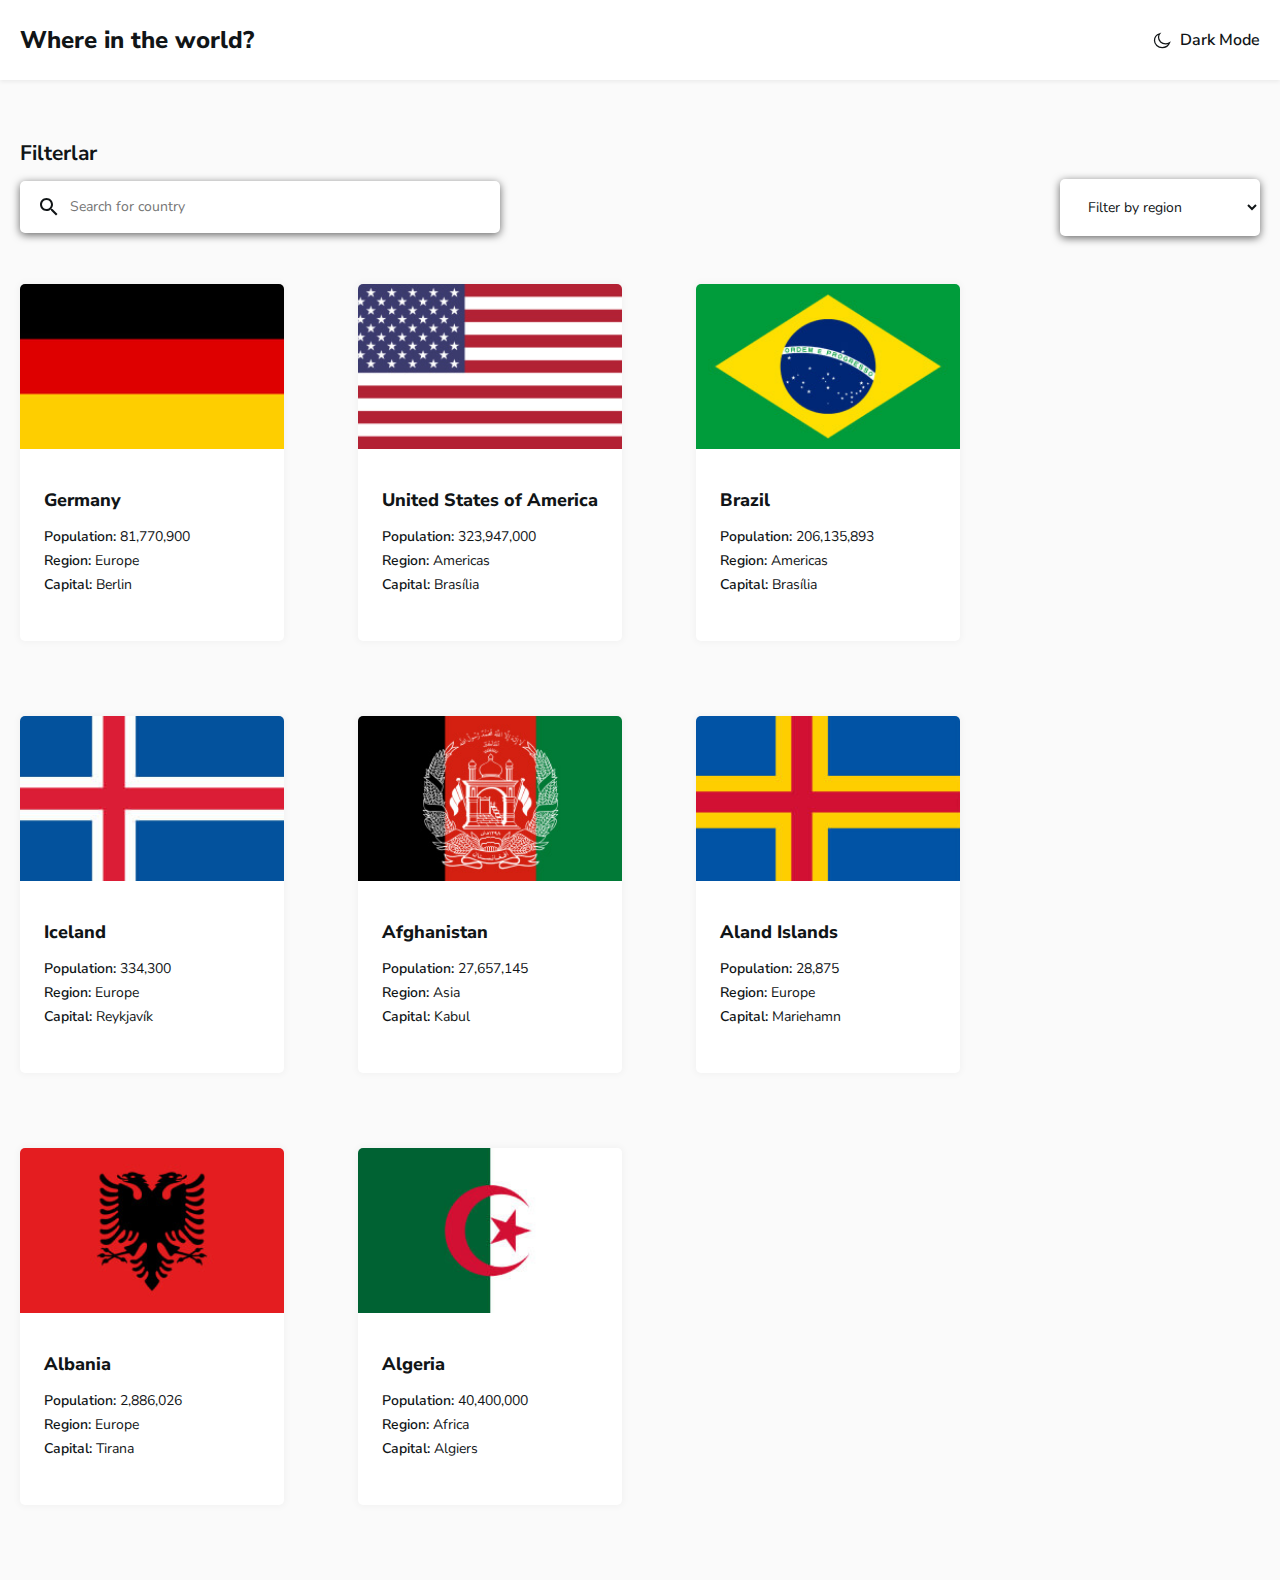
<file: index.html>
<!DOCTYPE html>
<html lang="en">
<head>
    <meta charset="UTF-8">
    <meta http-equiv="X-UA-Compatible" content="IE=edge">
    <meta name="viewport" content="width=device-width, initial-scale=1.0">
    <title>Countries</title>
    <!-- FONST -->
    <link rel="preconnect" href="https://fonts.googleapis.com">
    <link rel="preconnect" href="https://fonts.gstatic.com" crossorigin>
    <link href="https://fonts.googleapis.com/css2?family=Nunito+Sans:wght@300;400;600;800&display=swap" rel="stylesheet">
    <!-- CSS -->
    <link rel="stylesheet" href="css/normalise.css">
    <link rel="stylesheet" href="css/style.css">
</head>
<body>

    <header class="site-header">
        <div class="site-header-container container">
            <a href="index.html" class="site-header-logo">Where in the world?</a>
            <button class="site-header-theme-toggler" type="button">
                <span class="site-header-theme-toggler-inner">
                    <svg class="site-header-theme-toggler-icon" xmlns="http://www.w3.org/2000/svg" width="20" height="20"><path fill="#fff" fill-rule="evenodd" stroke="currentColor" stroke-width="1.25" d="M13.553 13.815c-3.884 0-7.034-2.887-7.034-6.447 0-1.343.448-2.586 1.212-3.618-3.04.945-5.231 3.581-5.231 6.688 0 3.9 3.45 7.062 7.704 7.062 3.389 0 6.266-2.007 7.296-4.796a7.458 7.458 0 0 1-3.947 1.111Z" clip-rule="evenodd"/></svg>
                    <spam class="site-header-theme-toggler-text">Dark Mode</spam>
                </span>
            </button>
        </div>
    </header>
    <main class="main-content">
        <div class="container">
            <!-- FILTER FORMS -->
            <section>
                <h2 class="visuall-hidden">Filterlar</h2>

                <form action="https://echo.htmlacademy.ru" class="filters" method="get">
                    <div class="filters-search-wrapper">
                        <svg class="filters-search-icon" xmlns="http://www.w3.org/2000/svg" width="18" height="18">
                            <path fill="currentColor" fill-rule="evenodd" d="M12.5 11h-.8l-.3-.3c1-1.1 1.6-2.6 1.6-4.2C13 2.9 10.1 0 6.5 0S0 2.9 0 6.5 2.9 13 6.5 13c1.6 0 3.1-.6 4.2-1.6l.3.3v.8l5 5 1.5-1.5-5-5Zm-6 0C4 11 2 9 2 6.5S4 2 6.5 2 11 4 11 6.5 9 11 6.5 11Z" clip-rule="evenodd"/></svg>
                        <input class="search-input" type="search" name="search" placeholder="Search for country" aria-label="Country name" required>
                    </div>
                    <select class="region-select" name="region" aria-label="Choose for region">
                        <option selected disabled> Filter by region</option>
                        <option>Africa</option>
                        <option>America</option>
                        <option>Asia</option>
                        <option>Europe</option>
                        <option>Oceania</option>
                    </select>
                </form>
            </section>

            <!-- COUNTRIES -->
            <section class="index-countries">
                <ul class="index-countries-list">

                    <li class="index-countries-item">
                        <div class="index-country">
                            <img class="index-country-flag" src="img/Germany.jpg" alt="Germany flag" width="264" height="164" srcset="img/Germany.jpg 1x, img/Germany@2x.jpg 2x">
                            <div class="index-country-info">
                                <a href="country.html" class="index-country-link">
                                    <h3 class="index-country-name">Germany</h3>
                                </a>
                                <dl class="index-country-details">
                                    <div class="index-country-details-item">
                                        <dt class="index-country-details-title">Population:</dt>
                                        <dd class="index-country-details-value"> 81,770,900</dd>
                                    </div>
                                    <div class="index-country-details-item">
                                        <dt class="index-country-details-title">Region:</dt>
                                        <dd class="index-country-details-value"> Europe</dd>
                                    </div>
                                    <div class="index-country-details-item">
                                        <dt class="index-country-details-title">Capital:</dt>
                                        <dd class="index-country-details-value">Berlin</dd>
                                    </div>
                                </dl>
                            </div>
                        </div>
                    </li>

                    <li class="index-countries-item">
                        <div class="index-country">
                            <img src="img/usa.jpg" class="index-country-flag" alt="USA flag" width="264" height="164" srcset="img/usa.jpg 1x, img/usa@2x.jpg 2x">
                            <div class="index-country-info">
                                <a href="" class="index-country-link">
                                    <h3 class="index-country-name">United States of America</h3>
                                </a>
                                <dl class="index-country-details">
                                    <div class="index-country-details-item">
                                        <dt class="index-country-details-title">Population:</dt>
                                        <dd class="index-country-details-value">323,947,000</dd>
                                    </div>
                                    <div class="index-country-details-item">
                                        <dt class="index-country-details-title">Region:</dt>
                                        <dd class="index-country-details-value">Americas</dd>
                                    </div>
                                    <div class="index-country-details-item">
                                        <dt class="index-country-details-title">Capital:</dt>
                                        <dd class="index-country-details-value">Brasília</dd>
                                    </div>
                                </dl>
                            </div>
                        </div>
                    </li>

                    <li class="index-countries-item">
                        <div class="index-country">
                            <img class="index-country-flag" src="img/brazil.jpg" alt="Brazil flag" width="264" height="164" srcset="img/brazil.jpg 1x, img/brazil@2x.jpg 2x">
                            <div class="index-country-info">
                                <a href="" class="index-country-link">
                                    <h3 class="index-country-name">Brazil</h3>
                                </a>
                                <dl class="index-country-details">
                                    <div class="index-country-details-item">
                                        <dt class="index-country-details-title">Population:</dt>
                                        <dd class="index-country-details-value">206,135,893</dd>
                                    </div>
                                    <div class="index-country-details-item">
                                        <dt class="index-country-details-title">Region:</dt>
                                        <dd class="index-country-details-value">Americas</dd>
                                    </div>
                                    <div class="index-country-details-item">
                                        <dt class="index-country-details-title">Capital:</dt>
                                        <dd class="index-country-details-value">Brasília</dd>
                                    </div>
                                </dl>
                            </div>
                        </div>
                    </li>

                    <li class="index-countries-item">
                        <div class="index-country">
                            <img class="index-country-flag" src="img/Iceland.jpg" alt="Iceland flag" width="264" height="164" srcset="img/Iceland.jpg 1x, img/Iceland@2x.jpg 2x">
                            <div class="index-country-info">
                                <a href="" class="index-country-link">
                                    <h3 class="index-country-name">Iceland</h3>
                                </a>
                                <dl class="index-country-details">
                                    <div class="index-country-details-item">
                                        <dt class="index-country-details-title">Population:</dt>
                                        <dd class="index-country-details-value">334,300</dd>
                                    </div>
                                    <div class="index-country-details-item">
                                        <dt class="index-country-details-title">Region:</dt>
                                        <dd class="index-country-details-value">Europe</dd>
                                    </div>
                                    <div class="index-country-details-item">
                                        <dt class="index-country-details-title">Capital:</dt>
                                        <dd class="index-country-details-value">Reykjavík</dd>
                                    </div>
                                </dl>
                            </div>
                        </div>
                    </li>

                    <li class="index-countries-item">
                        <div class="index-country">
                            <img class="index-country-flag" src="img/Afganistan.jpg" alt="Afganistan flag" width="264" height="164" srcset="img/Afganistan.jpg 1x, img/Afganistan@2x.jpg 2x">
                            <div class="index-country-info">
                                <a href="" class="index-country-link">
                                    <h3 class="index-country-name">Afghanistan</h3>
                                </a>
                                <dl class="index-country-details">
                                    <div class="index-country-details-item">
                                        <dt class="index-country-details-title">Population:</dt>
                                        <dd class="index-country-details-value">27,657,145</dd>
                                    </div>
                                    <div class="index-country-details-item">
                                        <dt class="index-country-details-title">Region:</dt>
                                        <dd class="index-country-details-value">Asia</dd>
                                    </div>
                                    <div class="index-country-details-item">
                                        <dt class="index-country-details-title">Capital:</dt>
                                        <dd class="index-country-details-value">Kabul</dd>
                                    </div>
                                </dl>
                            </div>
                        </div>
                    </li>

                    <li class="index-countries-item">
                        <div class="index-country">
                            <img class="index-country-flag" src="img/Aland-Islands.jpg" alt="Aland Islands flag" width="264" height="164" srcset="img/Aland-Islands.jpg 1x, img/Aland-Islands@2x.jpg 2x">
                            <div class="index-country-info">
                                <a href="" class="index-country-link">
                                    <h3 class="index-country-name">Aland Islands</h3>
                                </a>
                                <dl class="index-country-details">
                                    <div class="index-country-details-item">
                                        <dt class="index-country-details-title">Population:</dt>
                                        <dd class="index-country-details-value">28,875</dd>
                                    </div>
                                    <div class="index-country-details-item">
                                        <dt class="index-country-details-title">Region:</dt>
                                        <dd class="index-country-details-value">Europe</dd>
                                    </div>
                                    <div class="index-country-details-item">
                                        <dt class="index-country-details-title">Capital:</dt>
                                        <dd class="index-country-details-value">Mariehamn</dd>
                                    </div>
                                </dl>
                            </div>
                        </div>
                    </li>

                    <li class="index-countries-item">
                        <div class="index-country">
                            <img class="index-country-flag" src="img/Albania.jpg" alt="Albania flag" width="264" height="164" srcset="img/Albania.jpg 1x, img/Albania@2x.jpg 2x">
                            <div class="index-country-info">
                                <a href="" class="index-country-link">
                                    <h3 class="index-country-name">Albania</h3>
                                </a>
                                <dl class="index-country-details">
                                    <div class="index-country-details-item">
                                        <dt class="index-country-details-title">Population:</dt>
                                        <dd class="index-country-details-value">2,886,026</dd>
                                    </div>
                                    <div class="index-country-details-item">
                                        <dt class="index-country-details-title">Region:</dt>
                                        <dd class="index-country-details-value">Europe</dd>
                                    </div>
                                    <div class="index-country-details-item">
                                        <dt class="index-country-details-title">Capital:</dt>
                                        <dd class="index-country-details-value">Tirana</dd>
                                    </div>
                                </dl>
                            </div>
                        </div>
                    </li>

                    <li class="index-countries-item">
                        <div class="index-country">
                            <img class="index-country-flag" src="img/Algeria.jpg" alt="Algeria" width="264" height="164" srcset="img/Algeria.jpg 1x, img/Algeria@2x.jpg 2x">
                            <div class="index-country-info">
                                <a href="" class="index-country-link">
                                    <h3 class="index-country-name">Algeria</h3>
                                </a>
                                <dl class="index-country-details">
                                    <div class="index-country-details-item">
                                        <dt class="index-country-details-title">Population:</dt>
                                        <dd class="index-country-details-value">40,400,000</dd>
                                    </div>
                                    <div class="index-country-details-item">
                                        <dt class="index-country-details-title">Region:</dt>
                                        <dd class="index-country-details-value">Africa</dd>
                                    </div>
                                    <div class="index-country-details-item">
                                        <dt class="index-country-details-title">Capital:</dt>
                                        <dd class="index-country-details-value">Algiers</dd>
                                    </div>
                                </dl>
                            </div>
                        </div>
                    </li>
                </ul>
            </section>
        </div>
    </main>
    <footer></footer>

    <!-- JS -->
    <script src="js/main.js"></script>
</body>
</html>
</file>
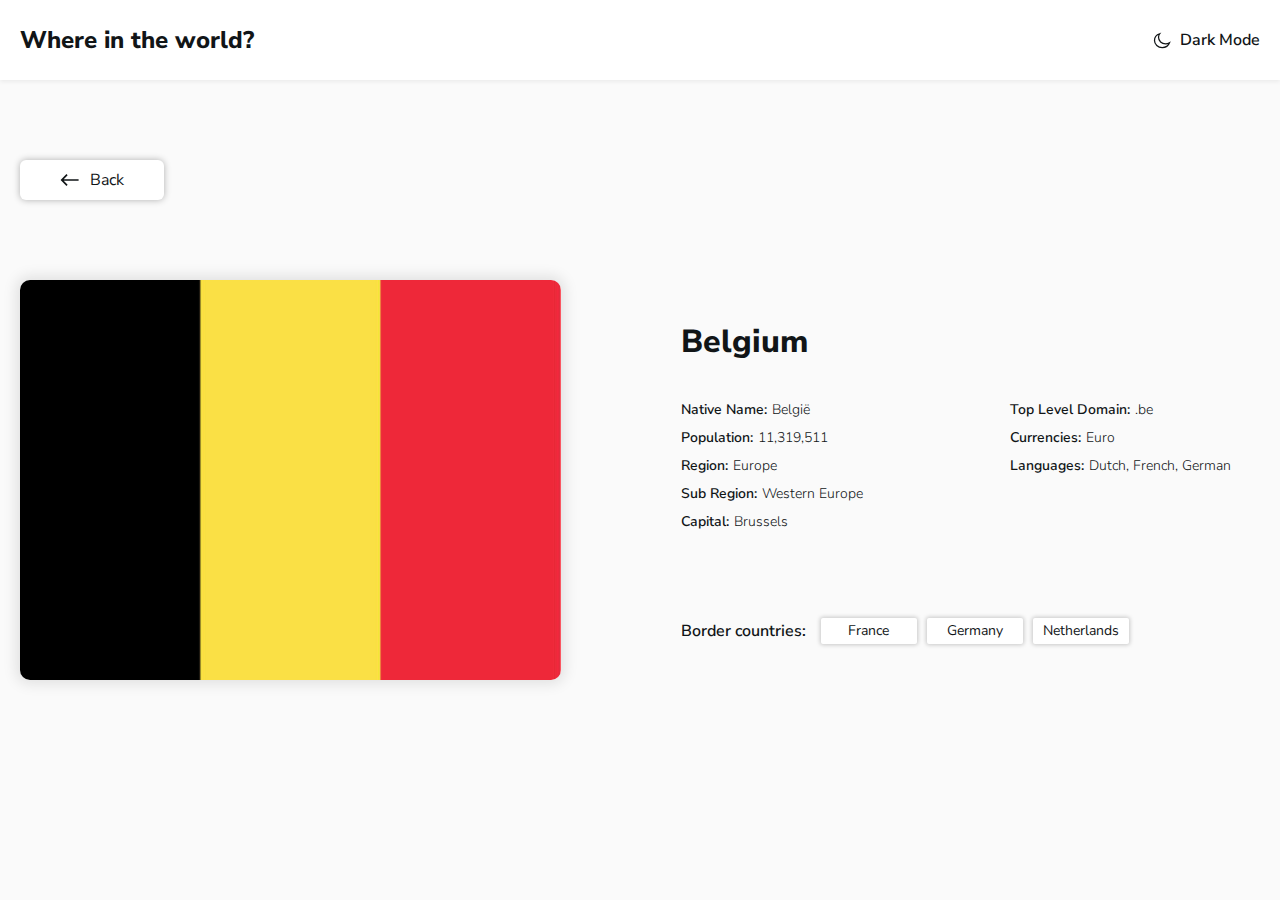
<file: country.html>
<!DOCTYPE html>
<html lang="en">
<head>
    <meta charset="UTF-8">
    <meta http-equiv="X-UA-Compatible" content="IE=edge">
    <meta name="viewport" content="width=device-width, initial-scale=1.0">
    <title>Countries</title>
    <!-- FONST -->
    <link rel="preconnect" href="https://fonts.googleapis.com">
    <link rel="preconnect" href="https://fonts.gstatic.com" crossorigin>
    <link href="https://fonts.googleapis.com/css2?family=Nunito+Sans:wght@300;400;600;800&display=swap" rel="stylesheet">
    <!-- CSS -->
    <link rel="stylesheet" href="css/normalise.css">
    <link rel="stylesheet" href="css/style.css">
</head>
<body>

    <header class="site-header">
        <div class="site-header-container container">
            <a href="index.html" class="site-header-logo">Where in the world?</a>
            <button class="site-header-theme-toggler" type="button">
                <span class="site-header-theme-toggler-inner">
                    <svg class="site-header-theme-toggler-icon" xmlns="http://www.w3.org/2000/svg" width="20" height="20"><path fill="#fff" fill-rule="evenodd" stroke="currentColor" stroke-width="1.25" d="M13.553 13.815c-3.884 0-7.034-2.887-7.034-6.447 0-1.343.448-2.586 1.212-3.618-3.04.945-5.231 3.581-5.231 6.688 0 3.9 3.45 7.062 7.704 7.062 3.389 0 6.266-2.007 7.296-4.796a7.458 7.458 0 0 1-3.947 1.111Z" clip-rule="evenodd"/></svg>
                    <spam class="site-header-theme-toggler-text">Dark Mode</spam>
                </span>
            </button>
        </div>
    </header>
    <main class="main-content main-content-inner country-page">
        <div class="container">

            <div class="country-page-back-wrapper">
                <a href="index.html" class="country-page-back-link">
                    <svg class="country-page-back-icon" xmlns="http://www.w3.org/2000/svg" width="20" height="20"><path fill="currentColor" fill-rule="evenodd" d="m6.464 4.107 1.179 1.179-3.89 3.889h14.85v1.65H3.753l3.89 3.889-1.179 1.179L.572 10l5.892-5.893Z" clip-rule="evenodd"/></svg>
                    <span class="country-page-back-text">Back</span>
                </a>
            </div>

            <!-- COUNTRY PAGE FLAG INFO -->
            <div class="country-page-flag-info">
                <img class="country-page-flag" src="img/Belgium-big-flag.jpg" alt="Belgium flag" width="560" height="400" srcset="img/Belgium-big-flag.jpg 1x, img/Belgium-big-flag@2x.jpg 2x">
                <div class="country-page-info">
                    <h2 class="country-page-title">Belgium</h2>
                    <div class="country-page-dls-wrapper">

                        <dl class="country-page-details">
                            <div class="country-page-details-item">
                                <dt class="country-page-details-title">Native Name:</dt>
                                <dd class="country-page-details-value">België</dd>
                            </div>
                            <div class="country-page-details-item">
                                <dt class="country-page-details-title">Population:</dt>
                                <dd class="country-page-details-value">11,319,511</dd>
                            </div>
                            <div class="country-page-details-item">
                                <dt class="country-page-details-title">Region:</dt>
                                <dd class="country-page-details-value">Europe</dd>
                            </div>
                            <div class="country-page-details-item">
                                <dt class="country-page-details-title">Sub Region:</dt>
                                <dd class="country-page-details-value">Western Europe</dd>
                            </div>
                            <div class="country-page-details-item">
                                <dt class="country-page-details-title">Capital:</dt>
                                <dd class="country-page-details-value">Brussels</dd>
                            </div>
                        </dl>

                        <dl class="country-page-details">
                            <div class="country-page-details-item">
                                <dt class="country-page-details-title">Top Level Domain:</dt>
                                <dd class="country-page-details-value">.be</dd>
                            </div>

                            <div class="country-page-details-item">
                                <dt class="country-page-details-title">Currencies:</dt>
                                <dd class="country-page-details-value">Euro</dd>
                            </div>

                            <div class="country-page-details-item">
                                <dt class="country-page-details-title">Languages:</dt>
                                <dd class="country-page-details-value">Dutch, French, German</dd>
                            </div>
                        </dl>
                    </div>

                    <section class="county-page-border-countries">
                        <h2 class="country-page-border-countries-heading">Border countries: </h2>
                        <div class="country-page-border-countries-list">
                            <a href="#" class="country-page-bprder-country-link">France</a>
                            <a href="#" class="country-page-bprder-country-link">Germany</a>
                            <a href="#" class="country-page-bprder-country-link">Netherlands</a>
                        </div>
                    </section>
                </div>
            </div>
        </div>
    </main>
    <footer></footer>

    <!-- JS -->
    <script src="js/main.js"></script>
</body>
</html>
</file>
<file: css/style.css>
:root{
    --body-bg: #fafafa;
    --element-bg: #fff;
    --text-color: #111517;
    --search-icon-color: ##848484;
    --transition-second: 0.4s;
}

html{
    height: 100%;
    scroll-behavior: smooth;
    box-sizing: border-box;
}

a{
    text-decoration: none;
}

*,
*::before,
*::after{
    box-sizing: inherit;
}


*:focus{
    outline: '';
    outline-offset: 2px;
}

body{
    display: flex;
    flex-direction: column;
    height: 100%;
    padding: 0;
    margin: 0;
    font-size: 14px;
    line-height: 16px;
    font-family: 'Nunito Sans', "Arial", sans-serif;
    background-color: var(--body-bg);
    color: var(--text-color);
    transition: background-color var(--transition-second) ease,
                color var(--transition-second) ease;
}

img{
    max-width: 100%;
    height: auto;
}

/* Dark Mode */
.dark-mode{
    --body-bg: #202c36;
    --element-bg: #2b3844;
    --text-color: #fff;
}

/* CONTAINER */
.container{
    width: 100%;
    max-width: 1320px;
    padding-left: 20px;
    padding-right: 20px;
    margin-left: auto;
    margin-right: auto;
}

/* MAIN CONTENT */
.main-content{
    flex-grow: 1;
    padding-top: 48px;
    padding-bottom: 48px;
}

.main-content-inner{
    padding-top: 80px;
}

/* SITE HEADER */
.site-header {
    padding-top: 24px;
    padding-bottom: 24px;
    background-color: var(--element-bg);
    box-shadow: 0px 2px 4px rgba(0, 0, 0, 0.06);
    word-spacing: nowrap;

}

.site-header-container {
    display: flex;
    justify-content: space-between;
    align-items: center;
}

.site-header-logo {
    font-size: 24px;
    line-height: normal;
    font-weight: 800;
    color: var(--text-color);
}

.site-header-logo:hover {
    opacity: 0.8;
}

.site-header-logo:active {
    opacity: 0.6;
}

.site-header-theme-toggler {
    border: 0;
    padding: 0;
    background-color: transparent;
    cursor: pointer;
    color: var(--text-color);
}

.site-header-theme-toggler:hover {
    opacity: 0.8;
}

.site-header-theme-toggler:active {
    opacity: 0.6;
}

.site-header-theme-toggler-inner {
    display: flex;
    align-items: center;
}

.site-header-theme-toggler-text {
    margin-left: 8px;
    font-size: 16px;
    line-height: 24px;
    font-weight: 600;
}


/* FILTERS */
.filters {
    display: flex;
    justify-content: space-between;
    align-items: center;
    margin-bottom: 48px;
}

.filters-search-wrapper{
    position: relative;
}

.filters-search-icon{
    position: absolute;
    left: 20px;
    top: 17px;
    color: var(--search-icon-color);
    pointer-events: none;
}

.search-input {
    min-width: 480px;
    padding: 18px 50px;
    border: 0;
    border-radius: 5px;
    background-color: var(--element-bg);
    color: var(--text-color);
    box-shadow: 0px 2px 9px rgba(0, 0, 0, 0.6);
}

.region-select {
    min-width: 200px;
    padding: 18px 24px;
    border: 0;
    cursor: pointer;
    border-radius: 5px;
    background-color: var(--element-bg);
    color: var(--text-color);
    box-shadow: 0px 2px 9px rgba(0, 0, 0, 0.6);
}


/* COUNTRIES FLAG */
.index-countries-list {
    display: flex;
    flex-wrap: wrap;
    padding: 0;
    margin: 0;
    margin-left: -74px;
    margin-bottom: -74px;
    list-style: none;
}

.index-countries-item {
    width: calc(25% / 74px );
    margin-left: 74px;
    margin-bottom: 75px;

}


/* INDEX-COUNTRY */
.index-country {
    border-radius: 5px;
    overflow: hidden;
    background-color: var(--element-bg);
    color: var(--text-color);
    box-shadow: 0 0 7px 2px rgba(0, 0, 0, 0.03);
}

.index-country-flag {
    height: 165px;
    object-fit: cover;
}

.index-country-info {
    padding: 34px 24px 48px;
}

.index-country-name {
    margin-top: 0;
    margin-bottom: 16px;
    font-size: 18px;
    line-height: 26px;
    font-weight: 800;
}

.index-country-link{
    color: var(--text-color);
}

.index-country-details {
    margin: 0;
}

.index-country-details-item{
    display: flex;
    flex-wrap: wrap;
}

.index-country-details-item:not(:last-child) {
    margin-bottom: 8px;

}
.index-country-details-title {
    font-weight: 600;
}

.index-country-details-value {
    margin-left: 4px;
}


/* COUNTRY PAGE */

.country-page-back-wrapper {
    margin-bottom: 80px;
}

.country-page-back-link {
    display: inline-flex;
    align-items: center;
    padding: 10px 40px;
    border-radius: 6px;
    background-color: var(--element-bg);
    color: var(--text-color);
    box-shadow: 0 0 7px rgba(0, 0, 0, 0.3);
}

.country-page-back-link:hover {
    opacity: 0.8;
}

.country-page-back-link:active {
    opacity: 0.6;
}

.country-page-back-icon {
    width: 20px;
    height: 20px;
    margin-right: 10px;
}

.country-page-back-text {
    font-size: 16px;
    line-height: 20px;
}

.country-page-flag-info{
    display: flex;
}

.country-page-flag{
    width: 560px;
    height: 400px;
    object-fit: cover;
    margin-right: 120px;
    border-radius: 10px;
    box-shadow: 0 0 14px 4px rgba(0, 0, 0, 0.1);
}


/* COUNTRY PAGE FLAG INFO */
.country-page-info {
    width: 600px;
    padding-top: 40px;
}

.country-page-title {
    margin-top: 0;
    margin-bottom: 24px;
    font-size: 32px;
    line-height: 44px;
    font-weight: 800;
}

.country-page-dls-wrapper {
    display: flex;
    justify-content: space-between;
    margin-bottom: 70px;
}

.country-page-details {
    width: 250px;
}

.country-page-details-item{
    display: flex;
}

.country-page-details-item:not(:last-child) {
    margin-bottom: 12px;
}

.country-page-details-title {
    margin-right: 5px;
    font-weight: 600;
}

.country-page-details-value {
    margin: 0;
    font-weight: 300;
}


/* BORDER COUNTRIES */
.county-page-border-countries {
    display: flex;
    align-items: center;
}

.country-page-border-countries-heading {
    margin-top: 0;
    margin-bottom: 0;
    margin-right: 15px;
    font-size: 16px;
    font-weight: 600;
    line-height: 20px;
}

.country-page-border-countries-list {
    display: flex;
    flex-wrap: wrap;

}

.country-page-bprder-country-link {
    min-width: 96px;
    padding: 5px 10px;
    margin-top: 4px;
    margin-bottom: 4px;
    background-color: var(--element-bg);
    color: var(--text-color);
    text-align: center;
    box-shadow: 0 0 4px 1px rgba(0, 0, 0, 0.2);
    border-radius: 2px;
    transition: background-color var(--transition-second) ease,
                color var(--transition-second) ease;
}

.country-page-bprder-country-link:not(:last-child) {
    margin-right: 10px;
}

.country-page-bprder-country-link:hover {
    opacity: 0.8;
}

.country-page-bprder-country-link:active {
    opacity: 0.6;
}
</file>
<file: css/normalise.css>
/*! normalize.css v8.0.1 | MIT License | github.com/necolas/normalize.css */

/* Document
   ========================================================================== */

/**
 * 1. Correct the line height in all browsers.
 * 2. Prevent adjustments of font size after orientation changes in iOS.
 */

 html {
    line-height: 1.15; /* 1 */
    -webkit-text-size-adjust: 100%; /* 2 */
  }

  /* Sections
     ========================================================================== */

  /**
   * Remove the margin in all browsers.
   */

  body {
    margin: 0;
  }

  /**
   * Render the `main` element consistently in IE.
   */

  main {
    display: block;
  }

  /**
   * Correct the font size and margin on `h1` elements within `section` and
   * `article` contexts in Chrome, Firefox, and Safari.
   */

  h1 {
    font-size: 2em;
    margin: 0.67em 0;
  }

  /* Grouping content
     ========================================================================== */

  /**
   * 1. Add the correct box sizing in Firefox.
   * 2. Show the overflow in Edge and IE.
   */

  hr {
    box-sizing: content-box; /* 1 */
    height: 0; /* 1 */
    overflow: visible; /* 2 */
  }

  /**
   * 1. Correct the inheritance and scaling of font size in all browsers.
   * 2. Correct the odd `em` font sizing in all browsers.
   */

  pre {
    font-family: monospace, monospace; /* 1 */
    font-size: 1em; /* 2 */
  }

  /* Text-level semantics
     ========================================================================== */

  /**
   * Remove the gray background on active links in IE 10.
   */

  a {
    background-color: transparent;
  }

  /**
   * 1. Remove the bottom border in Chrome 57-
   * 2. Add the correct text decoration in Chrome, Edge, IE, Opera, and Safari.
   */

  abbr[title] {
    border-bottom: none; /* 1 */
    text-decoration: underline; /* 2 */
    text-decoration: underline dotted; /* 2 */
  }

  /**
   * Add the correct font weight in Chrome, Edge, and Safari.
   */

  b,
  strong {
    font-weight: bolder;
  }

  /**
   * 1. Correct the inheritance and scaling of font size in all browsers.
   * 2. Correct the odd `em` font sizing in all browsers.
   */

  code,
  kbd,
  samp {
    font-family: monospace, monospace; /* 1 */
    font-size: 1em; /* 2 */
  }

  /**
   * Add the correct font size in all browsers.
   */

  small {
    font-size: 80%;
  }

  /**
   * Prevent `sub` and `sup` elements from affecting the line height in
   * all browsers.
   */

  sub,
  sup {
    font-size: 75%;
    line-height: 0;
    position: relative;
    vertical-align: baseline;
  }

  sub {
    bottom: -0.25em;
  }

  sup {
    top: -0.5em;
  }

  /* Embedded content
     ========================================================================== */

  /**
   * Remove the border on images inside links in IE 10.
   */

  img {
    border-style: none;
  }

  /* Forms
     ========================================================================== */

  /**
   * 1. Change the font styles in all browsers.
   * 2. Remove the margin in Firefox and Safari.
   */

  button,
  input,
  optgroup,
  select,
  textarea {
    font-family: inherit; /* 1 */
    font-size: 100%; /* 1 */
    line-height: 1.15; /* 1 */
    margin: 0; /* 2 */
  }

  /**
   * Show the overflow in IE.
   * 1. Show the overflow in Edge.
   */

  button,
  input { /* 1 */
    overflow: visible;
  }

  /**
   * Remove the inheritance of text transform in Edge, Firefox, and IE.
   * 1. Remove the inheritance of text transform in Firefox.
   */

  button,
  select { /* 1 */
    text-transform: none;
  }

  /**
   * Correct the inability to style clickable types in iOS and Safari.
   */

  button,
  [type="button"],
  [type="reset"],
  [type="submit"] {
    -webkit-appearance: button;
  }

  /**
   * Remove the inner border and padding in Firefox.
   */

  button::-moz-focus-inner,
  [type="button"]::-moz-focus-inner,
  [type="reset"]::-moz-focus-inner,
  [type="submit"]::-moz-focus-inner {
    border-style: none;
    padding: 0;
  }

  /**
   * Restore the focus styles unset by the previous rule.
   */

  button:-moz-focusring,
  [type="button"]:-moz-focusring,
  [type="reset"]:-moz-focusring,
  [type="submit"]:-moz-focusring {
    outline: 1px dotted ButtonText;
  }

  /**
   * Correct the padding in Firefox.
   */

  fieldset {
    padding: 0.35em 0.75em 0.625em;
  }

  /**
   * 1. Correct the text wrapping in Edge and IE.
   * 2. Correct the color inheritance from `fieldset` elements in IE.
   * 3. Remove the padding so developers are not caught out when they zero out
   *    `fieldset` elements in all browsers.
   */

  legend {
    box-sizing: border-box; /* 1 */
    color: inherit; /* 2 */
    display: table; /* 1 */
    max-width: 100%; /* 1 */
    padding: 0; /* 3 */
    white-space: normal; /* 1 */
  }

  /**
   * Add the correct vertical alignment in Chrome, Firefox, and Opera.
   */

  progress {
    vertical-align: baseline;
  }

  /**
   * Remove the default vertical scrollbar in IE 10+.
   */

  textarea {
    overflow: auto;
  }

  /**
   * 1. Add the correct box sizing in IE 10.
   * 2. Remove the padding in IE 10.
   */

  [type="checkbox"],
  [type="radio"] {
    box-sizing: border-box; /* 1 */
    padding: 0; /* 2 */
  }

  /**
   * Correct the cursor style of increment and decrement buttons in Chrome.
   */

  [type="number"]::-webkit-inner-spin-button,
  [type="number"]::-webkit-outer-spin-button {
    height: auto;
  }

  /**
   * 1. Correct the odd appearance in Chrome and Safari.
   * 2. Correct the outline style in Safari.
   */

  [type="search"] {
    -webkit-appearance: textfield; /* 1 */
    outline-offset: -2px; /* 2 */
  }

  /**
   * Remove the inner padding in Chrome and Safari on macOS.
   */

  [type="search"]::-webkit-search-decoration {
    -webkit-appearance: none;
  }

  /**
   * 1. Correct the inability to style clickable types in iOS and Safari.
   * 2. Change font properties to `inherit` in Safari.
   */

  ::-webkit-file-upload-button {
    -webkit-appearance: button; /* 1 */
    font: inherit; /* 2 */
  }

  /* Interactive
     ========================================================================== */

  /*
   * Add the correct display in Edge, IE 10+, and Firefox.
   */

  details {
    display: block;
  }

  /*
   * Add the correct display in all browsers.
   */

  summary {
    display: list-item;
  }

  /* Misc
     ========================================================================== */

  /**
   * Add the correct display in IE 10+.
   */

  template {
    display: none;
  }

  /**
   * Add the correct display in IE 10.
   */

  [hidden] {
    display: none;
  }
</file>
